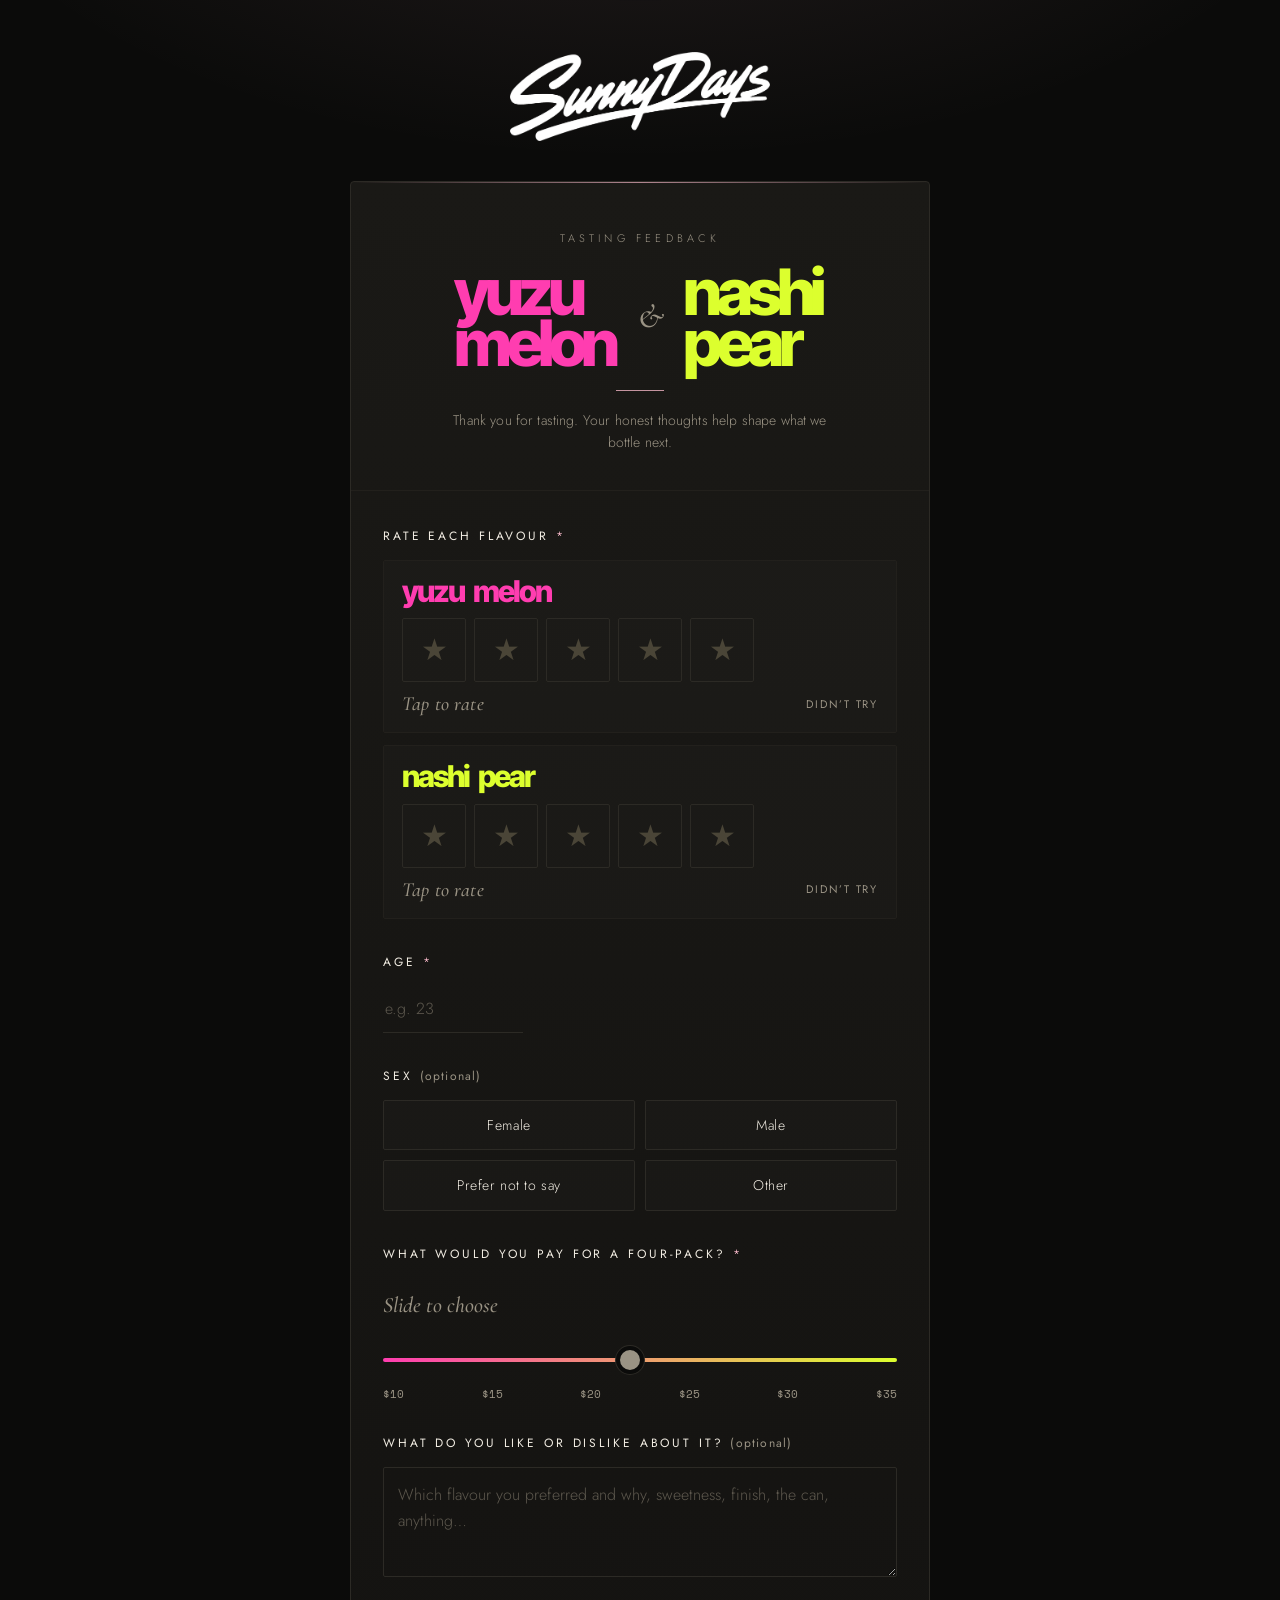
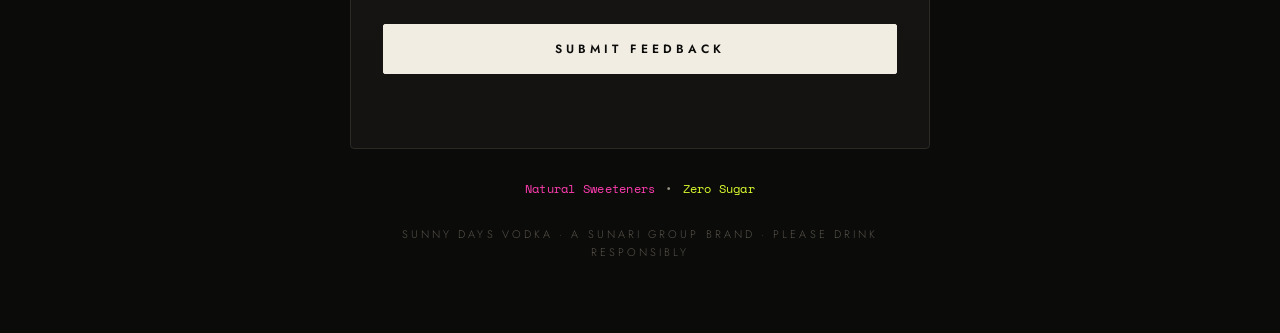
<file: sunny-days/index.html>
<!DOCTYPE html>
<html lang="en">
<head>
<meta charset="utf-8">
<meta name="viewport" content="width=device-width, initial-scale=1">
<meta name="robots" content="noindex">
<title>Sunny Days Yuzu Melon &amp; Nashi Pear Feedback</title>
<link rel="preconnect" href="https://fonts.googleapis.com">
<link href="https://fonts.googleapis.com/css2?family=Cormorant+Garamond:ital,wght@0,500;0,600;1,500&family=Inter+Tight:wght@800&family=Jost:wght@300;400;500&family=Space+Mono:wght@400;700&display=swap" rel="stylesheet">
<style>
  :root{
    --bg:#0b0b0a; --panel:#141311; --panel2:#1a1916; --line:#2c2a25; --line-soft:#22201c;
    --ink:#f2ede3; --muted:#9a9384; --gold:#f0b3c3; --gold-hi:#f8d3dc; --gold-ink:#1a1113;
    --err:#e08a7a;
  }
  *{box-sizing:border-box}
  html,body{margin:0;background:var(--bg);color:var(--ink)}
  body{font:300 15px/1.6 Jost,system-ui,sans-serif;letter-spacing:.01em;
    background:
      radial-gradient(1200px 600px at 50% -200px, rgba(240,179,195,.10), transparent 60%),
      var(--bg);
    min-height:100vh}
  .wrap{max-width:620px;margin:0 auto;padding:48px 20px 72px}

  .brand{display:flex;justify-content:center;margin:4px 0 40px}
  .logo{width:260px;max-width:72vw;height:auto;display:block}
  .sunari{font:500 13px/1 Jost,sans-serif;letter-spacing:.42em;padding:12px 14px 12px 20px;border:1px solid var(--line);color:var(--ink)}

  .panel{background:linear-gradient(180deg,var(--panel2),var(--panel));border:1px solid var(--line);border-radius:4px;position:relative;overflow:hidden}
  .panel::before{content:"";position:absolute;inset:0 0 auto 0;height:1px;background:linear-gradient(90deg,transparent,var(--gold),transparent);opacity:.7}

  .head{text-align:center;padding:48px 28px 36px;border-bottom:1px solid var(--line-soft)}
  .eyebrow{font-size:11px;letter-spacing:.38em;text-transform:uppercase;color:var(--muted);margin-bottom:18px}
  h1{font:500 48px/1.05 "Cormorant Garamond",Georgia,serif;letter-spacing:.02em;margin:0;color:var(--gold-hi)}
  .flavours{display:flex;align-items:center;justify-content:center;gap:18px;margin:4px 0 0}
  .stack{display:flex;flex-direction:column;align-items:flex-start;
    font:800 64px/.8 "Inter Tight","Helvetica Neue",Arial,sans-serif;letter-spacing:-.085em;text-transform:lowercase}
  .stack span{display:block;padding-right:.08em}
  .stack.melon{color:#ff3db0}
  .stack.pear{color:#dcff2e}
  .flavours .amp{font:italic 500 34px/1 "Cormorant Garamond",Georgia,serif;color:var(--muted)}
  h1 .amp{font-style:italic;color:var(--ink);font-weight:500}
  .flavour{font:italic 500 24px/1.2 "Cormorant Garamond",Georgia,serif;color:var(--ink);margin-top:14px}
  .rule{width:48px;height:1px;background:var(--gold);margin:22px auto 18px;opacity:.8}
  .intro{color:var(--muted);max-width:400px;margin:0 auto;font-size:14px}

  form{padding:36px 32px 40px}
  .field{margin-bottom:34px}
  .q{display:block;font-weight:400;font-size:12px;letter-spacing:.24em;text-transform:uppercase;color:var(--ink);margin-bottom:14px}
  .q .req{color:var(--gold)}
  .q .opt{color:var(--muted);letter-spacing:.1em;text-transform:none;font-size:12px}

  input[type=number],textarea{
    width:100%;font:inherit;font-size:16px;color:var(--ink);background:transparent;
    border:0;border-bottom:1px solid var(--line);border-radius:0;padding:10px 2px;outline:none;transition:border-color .2s}
  input[type=number]{max-width:140px;-moz-appearance:textfield}
  input[type=number]::-webkit-inner-spin-button,input[type=number]::-webkit-outer-spin-button{-webkit-appearance:none;margin:0}
  textarea{min-height:110px;resize:vertical;border:1px solid var(--line);padding:14px;border-radius:2px}
  input::placeholder,textarea::placeholder{color:#5d584e}
  input:focus,textarea:focus{border-color:var(--gold)}

  .opts{display:grid;grid-template-columns:repeat(2,minmax(0,1fr));gap:10px}
  .opts label{position:relative;cursor:pointer}
  .opts input{position:absolute;opacity:0;pointer-events:none}
  .opts span{display:block;text-align:center;padding:13px 10px;border:1px solid var(--line);border-radius:2px;
    font-size:14px;letter-spacing:.04em;color:var(--ink);transition:all .18s;background:rgba(255,255,255,.01)}
  .opts label:hover span{border-color:#4a4537}
  .opts input:checked+span{border-color:var(--gold);color:var(--gold-hi);background:rgba(240,179,195,.08)}
  .opts input:focus-visible+span{outline:1px solid var(--gold);outline-offset:3px}
  .opts.price span{font:500 20px/1 "Cormorant Garamond",Georgia,serif;letter-spacing:.06em;padding:16px 10px}

  .stars{display:flex;gap:8px}
  .stars button{flex:1;max-width:64px;aspect-ratio:1;background:transparent;border:1px solid var(--line);border-radius:2px;
    cursor:pointer;color:#4a4537;font-size:30px;line-height:1;padding:0;transition:all .15s}
  .stars button.on{color:#dcff2e;border-color:rgba(220,255,46,.5);background:rgba(220,255,46,.06)}
  .stars button:focus-visible{outline:1px solid var(--gold);outline-offset:3px}
  .flav{border:1px solid var(--line-soft);border-radius:2px;padding:18px 18px 16px;margin-bottom:12px;background:rgba(255,255,255,.012)}
  .flav-name{font:800 30px/.85 "Inter Tight","Helvetica Neue",Arial,sans-serif;letter-spacing:-.07em;word-spacing:.18em;text-transform:lowercase;margin-bottom:14px}
  .flav.melon .flav-name{color:#ff3db0} .flav.pear .flav-name{color:#dcff2e}
  .flav.melon .stars button.on{color:#ff3db0;border-color:rgba(255,61,176,.55);background:rgba(255,61,176,.07)}
  .flav-foot{display:flex;justify-content:space-between;align-items:center;gap:10px;margin-top:10px}
  .flav-foot .rate-label{margin-top:0}
  .skip{background:none;border:0;color:var(--muted);font:400 11px/1 Jost,sans-serif;letter-spacing:.16em;text-transform:uppercase;cursor:pointer;padding:6px 0;white-space:nowrap}
  .skip.on{color:var(--ink);text-decoration:underline;text-underline-offset:4px}
  .flav.skipped .stars{opacity:.3}
  .price-val{font:800 54px/1 "Inter Tight","Helvetica Neue",Arial,sans-serif;letter-spacing:-.05em;color:var(--ink);margin:0 0 14px;min-height:54px}
  .price-val.empty{font:italic 500 22px/54px "Cormorant Garamond",Georgia,serif;letter-spacing:0;color:var(--muted)}
  input[type=range]{-webkit-appearance:none;appearance:none;width:100%;height:28px;background:transparent;margin:0;cursor:pointer}
  input[type=range]::-webkit-slider-runnable-track{height:4px;border-radius:2px;background:linear-gradient(90deg,#ff3db0,#dcff2e)}
  input[type=range]::-moz-range-track{height:4px;border-radius:2px;background:linear-gradient(90deg,#ff3db0,#dcff2e)}
  input[type=range]::-webkit-slider-thumb{-webkit-appearance:none;width:28px;height:28px;border-radius:50%;background:var(--ink);border:4px solid var(--bg);margin-top:-12px;box-shadow:0 0 0 1px var(--line)}
  input[type=range]::-moz-range-thumb{width:20px;height:20px;border-radius:50%;background:var(--ink);border:4px solid var(--bg)}
  .untouched input[type=range]::-webkit-slider-thumb{background:var(--muted)}
  .untouched input[type=range]::-moz-range-thumb{background:var(--muted)}
  .ticks{display:flex;justify-content:space-between;font:400 11px/1 "Space Mono",monospace;color:var(--muted);margin-top:8px}
  .claims{font:400 12px/1.6 "Space Mono",ui-monospace,monospace;text-align:center;margin-top:30px;letter-spacing:.02em}
  .claims .m{color:#ff3db0} .claims .p{color:#dcff2e} .claims .d{color:var(--muted);margin:0 10px}
  .rate-label{margin-top:10px;font:italic 500 20px/1.2 "Cormorant Garamond",Georgia,serif;color:var(--muted);min-height:24px}
  .submit{width:100%;margin-top:6px;font:500 12px/1 Jost,sans-serif;letter-spacing:.34em;text-transform:uppercase;
    border:1px solid var(--ink);background:var(--ink);color:#0b0b0a;font-weight:600;padding:18px;border-radius:2px;cursor:pointer;
    transition:background .2s,color .2s,transform .1s}
  .submit:hover{background:transparent;color:var(--ink)}
  .submit:active{transform:translateY(1px)}
  .submit:disabled{opacity:.5;cursor:default}
  .status{margin-top:14px;font-size:13px;min-height:20px;text-align:center;color:var(--muted)}
  .status.err{color:var(--err)}
  .fielderr{color:var(--err);font-size:12px;margin-top:8px;display:none}
  .field.bad .fielderr{display:block}

  .notice{border:1px solid var(--line);color:var(--muted);font-size:13px;padding:12px 16px;margin:0 0 20px;text-align:center}
  .thanks{text-align:center;padding:72px 28px}
  .thanks h2{font:500 40px/1.1 "Cormorant Garamond",Georgia,serif;color:var(--gold-hi);margin:0 0 10px;letter-spacing:.04em}
  .thanks p{color:var(--muted);margin:0}
  .again{margin-top:28px;background:none;border:1px solid var(--line);color:var(--ink);font:400 11px/1 Jost,sans-serif;
    letter-spacing:.3em;text-transform:uppercase;padding:14px 22px;cursor:pointer}
  .again:hover{border-color:var(--gold);color:var(--gold-hi)}
  .foot{text-align:center;color:#57524a;font-size:11px;letter-spacing:.28em;text-transform:uppercase;margin-top:28px}
  .hidden{display:none}
  @media (max-width:480px){ h1{font-size:38px} .stack{font-size:50px} .flavours{gap:12px} .flavours .amp{font-size:26px} .logo{width:220px} form{padding:30px 22px 34px} .head{padding:40px 22px 30px} }
</style>
</head>
<body>
<div class="wrap">
  <div class="brand"><img class="logo" alt="Sunny Days" src="[data-uri]"></div>

  <div class="panel">
    <div class="head">
      <div class="eyebrow">Tasting Feedback</div>
      <h1 class="flavours" aria-label="Yuzu Melon and Nashi Pear">
        <span class="stack melon" aria-hidden="true"><span>yuzu</span><span>melon</span></span>
        <span class="amp" aria-hidden="true">&amp;</span>
        <span class="stack pear" aria-hidden="true"><span>nashi</span><span>pear</span></span>
      </h1>
      <div class="rule"></div>
      <p class="intro">Thank you for tasting. Your honest thoughts help shape what we bottle next.</p>
    </div>

    <form id="fb" novalidate>
      <div class="field" id="f-rating">
        <span class="q">Rate each flavour <span class="req">*</span></span>
        <div class="flav melon" data-key="rating_yuzu_melon">
          <div class="flav-name">yuzu melon</div>
          <div class="stars" role="radiogroup" aria-label="Yuzu Melon rating out of 5"></div>
          <div class="flav-foot"><div class="rate-label">Tap to rate</div><button type="button" class="skip">Didn’t try</button></div>
        </div>
        <div class="flav pear" data-key="rating_nashi_pear">
          <div class="flav-name">nashi pear</div>
          <div class="stars" role="radiogroup" aria-label="Nashi Pear rating out of 5"></div>
          <div class="flav-foot"><div class="rate-label">Tap to rate</div><button type="button" class="skip">Didn’t try</button></div>
        </div>
        <div class="fielderr">Please rate each flavour you tried.</div>
      </div>

      <div class="field" id="f-age">
        <label class="q" for="age">Age <span class="req">*</span></label>
        <input type="number" id="age" inputmode="numeric" min="18" max="120" placeholder="e.g. 23">
        <div class="fielderr">Please enter your age (18+).</div>
      </div>

      <div class="field">
        <span class="q">Sex <span class="opt">(optional)</span></span>
        <div class="opts">
          <label><input type="radio" name="sex" value="Female"><span>Female</span></label>
          <label><input type="radio" name="sex" value="Male"><span>Male</span></label>
          <label><input type="radio" name="sex" value="Prefer not to say"><span>Prefer not to say</span></label>
          <label><input type="radio" name="sex" value="Other"><span>Other</span></label>
        </div>
      </div>

      <div class="field untouched" id="f-price">
        <label class="q" for="price">What would you pay for a four-pack? <span class="req">*</span></label>
        <div class="price-val empty" id="priceVal">Slide to choose</div>
        <input type="range" id="price" min="10" max="35" step="1" value="22" aria-label="Price for a four-pack in dollars">
        <div class="ticks"><span>$10</span><span>$15</span><span>$20</span><span>$25</span><span>$30</span><span>$35</span></div>
        <div class="fielderr">Please slide to choose a price.</div>
      </div>

      <div class="field">
        <label class="q" for="thoughts">What do you like or dislike about it? <span class="opt">(optional)</span></label>
        <textarea id="thoughts" placeholder="Which flavour you preferred and why, sweetness, finish, the can, anything…"></textarea>
      </div>

      <button class="submit" id="submitBtn" type="submit">Submit Feedback</button>
      <div class="status" id="status" aria-live="polite"></div>
    </form>

    <div class="thanks hidden" id="thanks">
      <h2>Thank you.</h2>
      <p>Your feedback has been received.</p>
      <button class="again" id="again">Submit another response</button>
    </div>
  </div>

  <div class="claims"><span class="m">Natural Sweeteners</span><span class="d">•</span><span class="p">Zero Sugar</span></div>
  <div class="foot">Sunny Days Vodka · A Sunari Group brand · Please drink responsibly</div>
</div>

<style>
  .dash{max-width:1080px;margin:0 auto;padding:40px 20px 72px}
  .dash-top{display:flex;justify-content:space-between;align-items:center;gap:12px;margin-bottom:22px;flex-wrap:wrap}
  .dash-title{font:800 34px/.9 "Inter Tight","Helvetica Neue",Arial,sans-serif;letter-spacing:-.05em;text-transform:lowercase}
  .dash-title small{display:block;font:400 11px/1.4 Jost,sans-serif;letter-spacing:.3em;text-transform:uppercase;color:var(--muted);margin-top:8px}
  .dash-actions{display:flex;gap:8px;flex-wrap:wrap}
  .dbtn{background:none;border:1px solid var(--line);color:var(--ink);font:400 11px/1 Jost,sans-serif;letter-spacing:.2em;text-transform:uppercase;padding:11px 14px;cursor:pointer;border-radius:2px}
  .dbtn:hover{border-color:var(--ink)}
  .tabs{display:flex;gap:0;border-bottom:1px solid var(--line);margin-bottom:24px}
  .tab{background:none;border:0;border-bottom:2px solid transparent;color:var(--muted);font:500 12px/1 Jost,sans-serif;letter-spacing:.24em;text-transform:uppercase;padding:14px 18px;cursor:pointer;margin-bottom:-1px}
  .tab.on{color:var(--ink);border-bottom-color:var(--ink)}
  .grid{display:grid;gap:14px}
  .g4{grid-template-columns:repeat(4,minmax(0,1fr))}
  .g2{grid-template-columns:repeat(2,minmax(0,1fr))}
  .card{background:linear-gradient(180deg,var(--panel2),var(--panel));border:1px solid var(--line);border-radius:4px;padding:20px}
  .card h3{margin:0 0 14px;font:400 11px/1.3 Jost,sans-serif;letter-spacing:.26em;text-transform:uppercase;color:var(--muted)}
  .kpi{font:800 40px/1 "Inter Tight","Helvetica Neue",Arial,sans-serif;letter-spacing:-.04em}
  .kpi-sub{color:var(--muted);font-size:13px;margin-top:6px}
  .fl-name{font:800 30px/.85 "Inter Tight","Helvetica Neue",Arial,sans-serif;letter-spacing:-.07em;word-spacing:.18em;text-transform:lowercase;margin-bottom:16px}
  .c-m{color:#ff3db0} .c-p{color:#dcff2e}
  .big-avg{display:flex;align-items:baseline;gap:10px;margin-bottom:6px}
  .big-avg b{font:800 56px/1 "Inter Tight","Helvetica Neue",Arial,sans-serif;letter-spacing:-.04em}
  .big-avg span{color:var(--muted);font-size:14px}
  .starline{font-size:20px;letter-spacing:2px;margin-bottom:16px}
  .bars{display:grid;gap:7px}
  .bar{display:grid;grid-template-columns:42px 1fr 64px;align-items:center;gap:10px;font:400 12px/1 "Space Mono",monospace;color:var(--muted)}
  .bar .track{height:10px;background:#211f1b;border-radius:1px;overflow:hidden}
  .bar .fill{height:100%}
  .bar .n{text-align:right}
  table.t{width:100%;border-collapse:collapse;font-size:14px}
  table.t th{font:400 10px/1.3 Jost,sans-serif;letter-spacing:.2em;text-transform:uppercase;color:var(--muted);text-align:left;padding:8px 6px;border-bottom:1px solid var(--line)}
  table.t td{padding:10px 6px;border-bottom:1px solid var(--line-soft);font-variant-numeric:tabular-nums}
  table.t td.num,table.t th.num{text-align:right}
  .ins{list-style:none;margin:0;padding:0;display:grid;gap:10px}
  .ins li{padding:12px 14px;border-left:2px solid var(--ink);background:rgba(255,255,255,.02);font-size:14px;line-height:1.5}
  .ins li.m{border-left-color:#ff3db0} .ins li.p{border-left-color:#dcff2e}
  .chips{display:flex;flex-wrap:wrap;gap:8px}
  .chip{border:1px solid var(--line);border-radius:999px;padding:6px 12px;font-size:13px}
  .chip i{font-style:normal;color:var(--muted);margin-left:6px;font-family:"Space Mono",monospace;font-size:11px}
  .quote{font:italic 500 19px/1.35 "Cormorant Garamond",Georgia,serif;padding:12px 0;border-bottom:1px solid var(--line-soft)}
  .quote small{display:block;font:400 11px/1.4 "Space Mono",monospace;color:var(--muted);margin-top:4px;font-style:normal}
  .empty-note{color:var(--muted);font-size:14px}
  .filters{display:grid;grid-template-columns:repeat(6,minmax(0,1fr));gap:10px;margin-bottom:16px}
  .filters label{font:400 10px/1.3 Jost,sans-serif;letter-spacing:.2em;text-transform:uppercase;color:var(--muted);display:grid;gap:6px}
  .filters select,.filters input{font:inherit;font-size:14px;letter-spacing:0;text-transform:none;color:var(--ink);background:var(--panel);border:1px solid var(--line);border-radius:2px;padding:9px 10px;outline:none}
  .filters select:focus,.filters input:focus{border-color:var(--ink)}
  .count-line{color:var(--muted);font-size:13px;margin-bottom:12px}
  .entries{display:grid;gap:10px}
  .entry{display:grid;grid-template-columns:150px 1fr 1fr 110px;gap:16px;align-items:start}
  .entry .when{font:400 12px/1.5 "Space Mono",monospace;color:var(--muted)}
  .entry .when b{display:block;color:var(--ink);font-weight:700}
  .entry .rt{font-size:13px;line-height:1.7}
  .entry .rt .lbl{display:inline-block;width:86px;font:800 15px/1 "Inter Tight",sans-serif;letter-spacing:-.05em;text-transform:lowercase}
  .entry .who{font-size:13px;color:var(--muted)}
  .entry .who b{color:var(--ink);font-weight:500}
  .entry .pr{font:800 28px/1 "Inter Tight",sans-serif;letter-spacing:-.04em;text-align:right}
  .entry .cm{grid-column:2/-1;font:italic 500 18px/1.35 "Cormorant Garamond",Georgia,serif;color:var(--ink)}
  .muted{color:var(--muted)}
  @media (max-width:820px){ .g4{grid-template-columns:repeat(2,minmax(0,1fr))} .g2{grid-template-columns:1fr} .filters{grid-template-columns:repeat(2,minmax(0,1fr))}
    .entry{grid-template-columns:1fr auto} .entry .rt,.entry .who{grid-column:1/-1} .entry .pr{grid-row:1;grid-column:2} .entry .cm{grid-column:1/-1} }
</style>

<section class="dash hidden" id="dash" aria-live="polite">
  <div class="dash-top">
    <div class="dash-title"><span class="c-m">yuzu melon</span> <span class="muted">&amp;</span> <span class="c-p">nashi pear</span><small>Tasting results · live from Figz OS</small></div>
    <div class="dash-actions">
      <button class="dbtn" id="dRefresh">Refresh</button>
      <button class="dbtn" id="dCsv">Download CSV</button>
      <button class="dbtn" id="dClose">Close</button>
    </div>
  </div>
  <div class="tabs" role="tablist">
    <button class="tab on" data-tab="overview" role="tab">Dashboard</button>
    <button class="tab" data-tab="entries" role="tab">All entries</button>
  </div>
  <div id="vOverview"></div>
  <div id="vEntries" class="hidden">
    <div class="filters">
      <label>Flavour<select id="fFlav"><option value="">All</option><option value="m">Rated Yuzu Melon</option><option value="p">Rated Nashi Pear</option><option value="both">Rated both</option></select></label>
      <label>Age<select id="fAge"><option value="">All ages</option></select></label>
      <label>Sex<select id="fSex"><option value="">All</option><option>Female</option><option>Male</option><option>Prefer not to say</option><option>Other</option><option value="-">Not given</option></select></label>
      <label>Min stars<select id="fStars"><option value="">Any</option><option value="5">5★</option><option value="4">4★+</option><option value="3">3★+</option><option value="low">2★ or less</option></select></label>
      <label>Sort<select id="fSort"><option value="new">Newest first</option><option value="old">Oldest first</option><option value="pd">Price high–low</option><option value="pa">Price low–high</option></select></label>
      <label>Search comments<input id="fQ" type="search" placeholder="e.g. sweet"></label>
    </div>
    <div class="count-line" id="fCount"></div>
    <div class="entries" id="entryList"></div>
  </div>
</section>

<script>
(function(){
  const URL_ = 'https://avyrgukvolhbnjnvzotk.supabase.co', KEY = 'sb_publishable_L44ITxNSGitfongBJNVDFQ_q5ezJs28';
  const $ = id => document.getElementById(id);
  const esc = s => String(s == null ? '' : s).replace(/[&<>"']/g, c => ({'&':'&amp;','<':'&lt;','>':'&gt;','"':'&quot;',"'":'&#39;'}[c]));
  const PINK = '#ff3db0', LIME = '#dcff2e';
  const AGE_GROUPS = [['18–24',18,24],['25–34',25,34],['35–44',35,44],['45+',45,200]];
  const ageGroup = a => (AGE_GROUPS.find(g => a >= g[1] && a <= g[2]) || ['?'])[0];
  const avg = xs => xs.length ? xs.reduce((a,b)=>a+b,0) / xs.length : null;
  const f1 = x => x == null ? '–' : x.toFixed(1);
  const money = x => x == null ? '–' : '$' + x.toFixed(2).replace(/\.00$/, '');
  const stars = (n, col) => n == null ? '<span class="muted">not tried</span>' : `<span style="color:${col}">${'★'.repeat(n)}</span><span style="color:#3a3631">${'★'.repeat(5-n)}</span>`;
  let passphrase = null, rows = [];

  async function fetchResults(p) {
    const r = await fetch(URL_ + '/rest/v1/rpc/sunny_days_results', {
      method: 'POST', headers: { apikey: KEY, 'Content-Type': 'application/json' }, body: JSON.stringify({ passphrase: p })
    });
    if (!r.ok) throw new Error(r.status);
    return r.json();
  }
  window.SD_tryResults = async function(p) {
    try { const data = await fetchResults(p); if (Array.isArray(data)) { passphrase = p; open(data); return true; } } catch (e) {}
    return false;
  };

  function open(data) {
    rows = data;
    document.querySelector('.wrap').classList.add('hidden');
    $('dash').classList.remove('hidden');
    renderOverview(); renderEntries(); window.scrollTo(0, 0);
  }
  function close() {
    rows = []; passphrase = null;
    $('dash').classList.add('hidden');
    document.querySelector('.wrap').classList.remove('hidden');
    $('thoughts').value = ''; window.scrollTo(0, 0);
  }
  $('dClose').onclick = close;
  $('dRefresh').onclick = async () => { const d = await fetchResults(passphrase).catch(()=>null); if (Array.isArray(d)) { rows = d; renderOverview(); renderEntries(); } };
  document.querySelectorAll('.tab').forEach(t => t.onclick = () => {
    document.querySelectorAll('.tab').forEach(x => x.classList.toggle('on', x === t));
    $('vOverview').classList.toggle('hidden', t.dataset.tab !== 'overview');
    $('vEntries').classList.toggle('hidden', t.dataset.tab !== 'entries');
  });

  // ---------- Overview ----------
  const STOP = new Set('a an and the i it its it\'s is was were be been to of in on for with this that but so too very really quite just bit little not no yes my me we our you your they them at as are am have has had do did does would could should can will more most than then there their from by or if about like liked love loved also much prefer preferred one both flavour flavours flavor taste tastes tasted tasting drink think thought good nice its im i\'m dont don\'t didnt didn\'t'.split(' '));
  function topTerms(texts) {
    const words = {}, bigrams = {};
    texts.forEach(t => {
      const w = t.toLowerCase().replace(/[^a-z0-9'\s-]/g, ' ').split(/\s+/).filter(Boolean);
      const seen = new Set(), seenB = new Set();
      w.forEach((x, i) => {
        if (!STOP.has(x) && x.length > 2 && !seen.has(x)) { seen.add(x); words[x] = (words[x]||0) + 1; }
        const y = w[i+1];
        if (y && !(STOP.has(x) && STOP.has(y))) { const b = x + ' ' + y; if (!seenB.has(b) && !STOP.has(y)) { seenB.add(b); bigrams[b] = (bigrams[b]||0) + 1; } }
      });
    });
    const b = Object.entries(bigrams).filter(e => e[1] >= 2).sort((a,b)=>b[1]-a[1]).slice(0, 6);
    const used = new Set(b.flatMap(e => e[0].split(' ')));
    const w = Object.entries(words).filter(e => !used.has(e[0])).sort((a,b)=>b[1]-a[1]).slice(0, 14 - b.length);
    return [...b, ...w].sort((a,b)=>b[1]-a[1]);
  }
  function pearson(xs, ys) {
    const n = xs.length; if (n < 5) return null;
    const mx = avg(xs), my = avg(ys); let sxy=0,sx=0,sy=0;
    for (let i=0;i<n;i++){ const dx=xs[i]-mx, dy=ys[i]-my; sxy+=dx*dy; sx+=dx*dx; sy+=dy*dy; }
    return sx && sy ? sxy / Math.sqrt(sx*sy) : null;
  }
  function distBars(vals, col) {
    const n = vals.length || 1;
    return '<div class="bars">' + [5,4,3,2,1].map(s => { const c = vals.filter(v=>v===s).length; const pct = Math.round(c/n*100);
      return `<div class="bar"><span>${s}★</span><div class="track"><div class="fill" style="width:${vals.length?pct:0}%;background:${col}"></div></div><span class="n">${c} · ${vals.length?pct:0}%</span></div>`; }).join('') + '</div>';
  }

  function renderOverview() {
    const v = $('vOverview');
    const N = rows.length;
    if (!N) { v.innerHTML = '<div class="card"><p class="empty-note">No responses yet. Results will appear here as soon as people submit the form.</p></div>'; return; }
    const ym = rows.map(r=>r.rating_yuzu_melon).filter(x=>x!=null), np = rows.map(r=>r.rating_nashi_pear).filter(x=>x!=null);
    const prices = rows.map(r=>r.price_aud);
    const both = rows.filter(r=>r.rating_yuzu_melon!=null && r.rating_nashi_pear!=null);
    const prefM = both.filter(r=>r.rating_yuzu_melon>r.rating_nashi_pear).length, prefP = both.filter(r=>r.rating_nashi_pear>r.rating_yuzu_melon).length, tie = both.length-prefM-prefP;
    const top = xs => xs.length ? Math.round(xs.filter(x=>x>=4).length/xs.length*100) : 0;
    const flavourCard = (name, cls, col, vals) => `<div class="card"><div class="fl-name ${cls}">${name}</div>
      <div class="big-avg"><b class="${cls}">${f1(avg(vals))}</b><span>avg stars from ${vals.length} ${vals.length===1?'person':'people'}</span></div>
      <div class="starline">${vals.length ? stars(Math.round(avg(vals)), col) : ''}</div>
      ${distBars(vals, col)}
      <div class="kpi-sub" style="margin-top:14px">${top(vals)}% rated it 4★ or 5★</div></div>`;

    // age table
    const ageRows = AGE_GROUPS.map(g => { const rs = rows.filter(r=>ageGroup(r.age)===g[0]);
      return rs.length ? `<tr><td>${g[0]}</td><td class="num">${rs.length}</td><td class="num c-m">${f1(avg(rs.map(r=>r.rating_yuzu_melon).filter(x=>x!=null)))}</td><td class="num c-p">${f1(avg(rs.map(r=>r.rating_nashi_pear).filter(x=>x!=null)))}</td><td class="num">${money(avg(rs.map(r=>r.price_aud)))}</td></tr>` : ''; }).join('');
    const sexes = ['Female','Male','Other','Prefer not to say'];
    const sexRows = sexes.map(s => { const rs = rows.filter(r=>r.sex===s);
      return rs.length ? `<tr><td>${s}</td><td class="num">${rs.length}</td><td class="num c-m">${f1(avg(rs.map(r=>r.rating_yuzu_melon).filter(x=>x!=null)))}</td><td class="num c-p">${f1(avg(rs.map(r=>r.rating_nashi_pear).filter(x=>x!=null)))}</td><td class="num">${money(avg(rs.map(r=>r.price_aud)))}</td></tr>` : ''; }).join('');

    // price histogram
    const buckets = [[10,14],[15,19],[20,24],[25,29],[30,35]];
    const priceBars = '<div class="bars">' + buckets.map(b => { const c = prices.filter(p=>p>=b[0]&&p<=b[1]).length, pct = Math.round(c/N*100);
      return `<div class="bar" style="grid-template-columns:72px 1fr 64px"><span>$${b[0]}–${b[1]===35?'35':b[1]}</span><div class="track"><div class="fill" style="width:${pct}%;background:linear-gradient(90deg,${PINK},${LIME})"></div></div><span class="n">${c} · ${pct}%</span></div>`; }).join('') + '</div>';

    // insights
    const ins = [];
    if (ym.length && np.length) {
      const d = avg(ym) - avg(np);
      if (Math.abs(d) < 0.15) ins.push(['', `The two flavours are neck and neck: Yuzu Melon ${f1(avg(ym))}★ vs Nashi Pear ${f1(avg(np))}★.`]);
      else ins.push([d>0?'m':'p', `${d>0?'Yuzu Melon':'Nashi Pear'} leads by ${Math.abs(d).toFixed(1)}★ on average (${f1(avg(ym))}★ vs ${f1(avg(np))}★).`]);
    }
    if (both.length >= 3) ins.push(['', `Of ${both.length} people who tried both, ${prefM} preferred Yuzu Melon, ${prefP} preferred Nashi Pear and ${tie} rated them equally.`]);
    ins.push(['', `Average price people would pay for a four-pack: ${money(avg(prices))} (middle answer ${money([...prices].sort((a,b)=>a-b)[Math.floor(N/2)])}). ${Math.round(prices.filter(p=>p>=25).length/N*100)}% said $25 or more.`]);
    const agesP = pearson(rows.map(r=>r.age), prices);
    if (agesP != null && Math.abs(agesP) >= 0.25) ins.push(['', `${agesP>0?'Older':'Younger'} tasters tend to be willing to pay more for a four-pack (correlation ${agesP.toFixed(2)}).`]);
    const ag = AGE_GROUPS.map(g => ({ g: g[0], rs: rows.filter(r=>ageGroup(r.age)===g[0]) })).filter(x=>x.rs.length >= 2);
    if (ag.length >= 2) {
      const byPrice = ag.map(x=>({g:x.g,p:avg(x.rs.map(r=>r.price_aud))})).sort((a,b)=>b.p-a.p);
      ins.push(['', `The ${byPrice[0].g} group would pay the most (${money(byPrice[0].p)}); ${byPrice[byPrice.length-1].g} the least (${money(byPrice[byPrice.length-1].p)}).`]);
      [['rating_yuzu_melon','Yuzu Melon','m'],['rating_nashi_pear','Nashi Pear','p']].forEach(([k,name,c]) => {
        const s = ag.map(x=>({g:x.g,v:avg(x.rs.map(r=>r[k]).filter(v=>v!=null))})).filter(x=>x.v!=null).sort((a,b)=>b.v-a.v);
        if (s.length >= 2 && s[0].v - s[s.length-1].v >= 0.5) ins.push([c, `${name} lands best with ${s[0].g} (${f1(s[0].v)}★) and weakest with ${s[s.length-1].g} (${f1(s[s.length-1].v)}★).`]);
      });
    }
    [['rating_yuzu_melon','Yuzu Melon','m'],['rating_nashi_pear','Nashi Pear','p']].forEach(([k,name,c]) => {
      const hi = rows.filter(r=>r[k]>=4).map(r=>r.price_aud), lo = rows.filter(r=>r[k]!=null && r[k]<=3).map(r=>r.price_aud);
      if (hi.length >= 2 && lo.length >= 2) { const d = avg(hi)-avg(lo);
        ins.push([c, `People who gave ${name} 4–5★ would pay ${money(avg(hi))}, vs ${money(avg(lo))} from those who gave 3★ or less${Math.abs(d)>=1?` — a ${money(Math.abs(d))} ${d>0?'premium':'gap the other way'}`:''}.`]); }
    });
    if (N < 10) ins.push(['', `Only ${N} response${N===1?'':'s'} so far. Treat these as early signals; patterns firm up past about 30.`]);

    const texts = rows.map(r=>r.thoughts).filter(t=>t && t.trim());
    const terms = topTerms(texts);
    const quotes = rows.filter(r=>r.thoughts && r.thoughts.trim()).slice(0, 6);

    v.innerHTML = `
      <div class="grid g4">
        <div class="card"><h3>Responses</h3><div class="kpi">${N}</div><div class="kpi-sub">${both.length} tried both flavours</div></div>
        <div class="card"><h3>Tried Yuzu Melon</h3><div class="kpi c-m">${ym.length}</div><div class="kpi-sub">${Math.round(ym.length/N*100)}% of tasters</div></div>
        <div class="card"><h3>Tried Nashi Pear</h3><div class="kpi c-p">${np.length}</div><div class="kpi-sub">${Math.round(np.length/N*100)}% of tasters</div></div>
        <div class="card"><h3>Avg four-pack price</h3><div class="kpi">${money(avg(prices))}</div><div class="kpi-sub">range ${money(Math.min(...prices))}–${money(Math.max(...prices))}</div></div>
      </div>
      <div class="grid g2" style="margin-top:14px">
        ${flavourCard('yuzu melon','c-m',PINK,ym)}
        ${flavourCard('nashi pear','c-p',LIME,np)}
      </div>
      <div class="card" style="margin-top:14px"><h3>Insights</h3><ul class="ins">${ins.map(i=>`<li class="${i[0]}">${esc(i[1])}</li>`).join('')}</ul></div>
      <div class="grid g2" style="margin-top:14px">
        <div class="card"><h3>By age</h3><table class="t"><thead><tr><th>Age</th><th class="num">People</th><th class="num">Yuzu ★</th><th class="num">Nashi ★</th><th class="num">Avg $</th></tr></thead><tbody>${ageRows}</tbody></table></div>
        <div class="card"><h3>What they'd pay</h3>${priceBars}</div>
      </div>
      ${sexRows ? `<div class="card" style="margin-top:14px"><h3>By sex</h3><table class="t"><thead><tr><th>Sex</th><th class="num">People</th><th class="num">Yuzu ★</th><th class="num">Nashi ★</th><th class="num">Avg $</th></tr></thead><tbody>${sexRows}</tbody></table></div>` : ''}
      <div class="grid g2" style="margin-top:14px">
        <div class="card"><h3>Most common feedback · ${texts.length} comment${texts.length===1?'':'s'}</h3>${terms.length ? `<div class="chips">${terms.map(t=>`<span class="chip">${esc(t[0])}<i>${t[1]}</i></span>`).join('')}</div>` : '<p class="empty-note">No written comments yet.</p>'}</div>
        <div class="card"><h3>Latest comments</h3>${quotes.length ? quotes.map(q=>`<div class="quote">“${esc(q.thoughts)}”<small>${q.rating_yuzu_melon!=null?'Yuzu '+q.rating_yuzu_melon+'★ ':''}${q.rating_nashi_pear!=null?'Nashi '+q.rating_nashi_pear+'★ ':''}· age ${q.age} · $${q.price_aud}</small></div>`).join('') : '<p class="empty-note">No written comments yet.</p>'}</div>
      </div>`;
  }

  // ---------- Entries ----------
  AGE_GROUPS.forEach(g => { const o = document.createElement('option'); o.value = g[0]; o.textContent = g[0]; $('fAge').appendChild(o); });
  ['fFlav','fAge','fSex','fStars','fSort','fQ'].forEach(id => $(id).addEventListener('input', renderEntries));
  const when = iso => { const d = new Date(iso);
    return { date: d.toLocaleDateString('en-AU', { timeZone:'Australia/Brisbane', weekday:'short', day:'numeric', month:'short', year:'numeric' }),
             time: d.toLocaleTimeString('en-AU', { timeZone:'Australia/Brisbane', hour:'numeric', minute:'2-digit' }) }; };
  function filtered() {
    const fl = $('fFlav').value, ag = $('fAge').value, sx = $('fSex').value, st = $('fStars').value, q = $('fQ').value.trim().toLowerCase(), so = $('fSort').value;
    let rs = rows.filter(r => {
      const m = r.rating_yuzu_melon, p = r.rating_nashi_pear, rated = [m,p].filter(x=>x!=null);
      if (fl === 'm' && m == null) return false;
      if (fl === 'p' && p == null) return false;
      if (fl === 'both' && (m == null || p == null)) return false;
      if (ag && ageGroup(r.age) !== ag) return false;
      if (sx === '-' ? r.sex : (sx && r.sex !== sx)) return false;
      const rel = fl === 'm' ? [m] : fl === 'p' ? [p] : rated;
      if (st === 'low' && !rel.some(x=>x!=null && x<=2)) return false;
      if (st && st !== 'low' && !rel.some(x=>x!=null && x>=+st)) return false;
      if (q && !(r.thoughts||'').toLowerCase().includes(q)) return false;
      return true;
    });
    const t = r => new Date(r.submitted_at).getTime();
    rs.sort(so==='old' ? (a,b)=>t(a)-t(b) : so==='pd' ? (a,b)=>b.price_aud-a.price_aud : so==='pa' ? (a,b)=>a.price_aud-b.price_aud : (a,b)=>t(b)-t(a));
    return rs;
  }
  function renderEntries() {
    if ($('dash').classList.contains('hidden') && !rows.length) return;
    const rs = filtered();
    $('fCount').textContent = `Showing ${rs.length} of ${rows.length} entr${rows.length===1?'y':'ies'}`;
    $('entryList').innerHTML = rs.length ? rs.map(r => { const w = when(r.submitted_at); return `<div class="card entry">
      <div class="when"><b>${esc(w.date)}</b>${esc(w.time)}</div>
      <div class="rt"><div><span class="lbl c-m">yuzu melon</span>${stars(r.rating_yuzu_melon, PINK)}</div><div><span class="lbl c-p">nashi pear</span>${stars(r.rating_nashi_pear, LIME)}</div></div>
      <div class="who">Age <b>${r.age}</b> · ${esc(r.sex || 'Sex not given')}</div>
      <div class="pr">$${r.price_aud}</div>
      ${r.thoughts ? `<div class="cm">“${esc(r.thoughts)}”</div>` : ''}</div>`; }).join('') : '<p class="empty-note">No entries match these filters.</p>';
  }

  // ---------- CSV ----------
  $('dCsv').onclick = () => {
    const head = ['submitted_at_brisbane','rating_yuzu_melon','rating_nashi_pear','price_aud','age','sex','comment'];
    const q = v => { const s = String(v == null ? '' : v); return /[",\n]/.test(s) ? '"' + s.replace(/"/g,'""') + '"' : s; };
    const lines = [head.join(',')].concat(rows.map(r => { const w = when(r.submitted_at);
      return [w.date + ' ' + w.time, r.rating_yuzu_melon, r.rating_nashi_pear, r.price_aud, r.age, r.sex, r.thoughts].map(q).join(','); }));
    const a = document.createElement('a');
    a.href = URL.createObjectURL(new Blob([lines.join('\n')], { type: 'text/csv' }));
    a.download = 'sunny-days-tasting-results.csv'; document.body.appendChild(a); a.click(); a.remove();
  };
})();
</script>

<script>
(function(){
  const SUPABASE_URL = 'https://avyrgukvolhbnjnvzotk.supabase.co';
  const SUPABASE_KEY = 'sb_publishable_L44ITxNSGitfongBJNVDFQ_q5ezJs28';
  const $ = id => document.getElementById(id);
  const LABELS = ['', 'Not for me', 'It\u2019s okay', 'Good', 'Really good', 'Love it'];
  const ratings = {};
  const flavs = [...document.querySelectorAll('.flav')];
  function paintFlav(f) {
    const key = f.dataset.key, v = ratings[key];
    [...f.querySelectorAll('.stars button')].forEach((b, i) => { b.classList.toggle('on', v > 0 && i < v); b.setAttribute('aria-checked', v === i + 1); });
    f.classList.toggle('skipped', v === 'skip');
    f.querySelector('.skip').classList.toggle('on', v === 'skip');
    const lab = f.querySelector('.rate-label');
    lab.textContent = v === 'skip' ? 'Not tried' : v ? LABELS[v] : 'Tap to rate';
    lab.style.color = v && v !== 'skip' ? 'var(--ink)' : '';
  }
  flavs.forEach(f => {
    const st = f.querySelector('.stars'), name = f.querySelector('.flav-name').textContent;
    for (let i = 1; i <= 5; i++) {
      const b = document.createElement('button');
      b.type = 'button'; b.textContent = '\u2605'; b.setAttribute('role', 'radio'); b.setAttribute('aria-label', name + ': ' + i + ' out of 5 \u2013 ' + LABELS[i]);
      b.onclick = () => { ratings[f.dataset.key] = i; paintFlav(f); $('f-rating').classList.remove('bad'); };
      st.appendChild(b);
    }
    f.querySelector('.skip').onclick = () => { ratings[f.dataset.key] = ratings[f.dataset.key] === 'skip' ? undefined : 'skip'; paintFlav(f); };
  });
  let priceTouched = false;
  function showPrice() {
    $('f-price').classList.toggle('untouched', !priceTouched);
    $('priceVal').classList.toggle('empty', !priceTouched);
    $('priceVal').textContent = priceTouched ? '$' + $('price').value + ($('price').value === '35' ? '+' : '') : 'Slide to choose';
  }
  ['input', 'change'].forEach(ev => $('price').addEventListener(ev, () => { priceTouched = true; showPrice(); $('f-price').classList.remove('bad'); }));
  const setStatus = (m, c) => { const s = $('status'); s.textContent = m; s.className = 'status ' + (c || ''); };

  $('fb').addEventListener('submit', async e => {
    e.preventDefault();
    const typed = $('thoughts').value.trim();
    if (priceTouched && $('price').value === $('price').max && typed && typed.length <= 40 && window.SD_tryResults) {
      const btn0 = $('submitBtn'); btn0.disabled = true; setStatus('Submitting…');
      const opened = await window.SD_tryResults(typed);
      btn0.disabled = false; setStatus('');
      if (opened) return;
    }
    const age = parseInt($('age').value, 10);
    const rated = flavs.filter(f => typeof ratings[f.dataset.key] === 'number');
    const allAnswered = flavs.every(f => ratings[f.dataset.key] !== undefined);
    const ratingOk = rated.length > 0 && allAnswered;
    const sex = (document.querySelector('input[name=sex]:checked') || {}).value || null;
    const ageOk = Number.isFinite(age) && age >= 18 && age <= 120;
    $('f-age').classList.toggle('bad', !ageOk);
    $('f-price').classList.toggle('bad', !priceTouched);
    $('f-rating').classList.toggle('bad', !ratingOk);
    if (!ratingOk || !ageOk || !priceTouched) { setStatus('Please complete the required fields.', 'err'); return; }

    const num = k => typeof ratings[k] === 'number' ? ratings[k] : null;
    const row = { rating_yuzu_melon: num('rating_yuzu_melon'), rating_nashi_pear: num('rating_nashi_pear'), price_aud: parseInt($('price').value, 10), age: age, sex: sex, thoughts: $('thoughts').value.trim().slice(0, 2000) || null };
    const btn = $('submitBtn'); btn.disabled = true; setStatus('Submitting…');
    try {
      const res = await fetch(SUPABASE_URL + '/rest/v1/sunny_days_feedback', {
        method: 'POST',
        headers: { 'apikey': SUPABASE_KEY, 'Content-Type': 'application/json', 'Prefer': 'return=minimal' },
        body: JSON.stringify(row)
      });
      if (!res.ok) throw new Error(res.status);
      setStatus('');
      $('fb').classList.add('hidden'); $('thanks').classList.remove('hidden'); window.scrollTo(0, 0);
    } catch (err) {
      setStatus('Something went wrong. Please try again.', 'err');
    } finally { btn.disabled = false; }
  });

  $('again').onclick = () => {
    $('fb').reset(); ['f-rating','f-age','f-price'].forEach(id => $(id).classList.remove('bad'));
    Object.keys(ratings).forEach(k => delete ratings[k]); flavs.forEach(paintFlav); priceTouched = false; $('price').value = 22; showPrice();
    $('thanks').classList.add('hidden'); $('fb').classList.remove('hidden'); window.scrollTo(0, 0);
  };
})();
</script>
</body>
</html>
</file>
